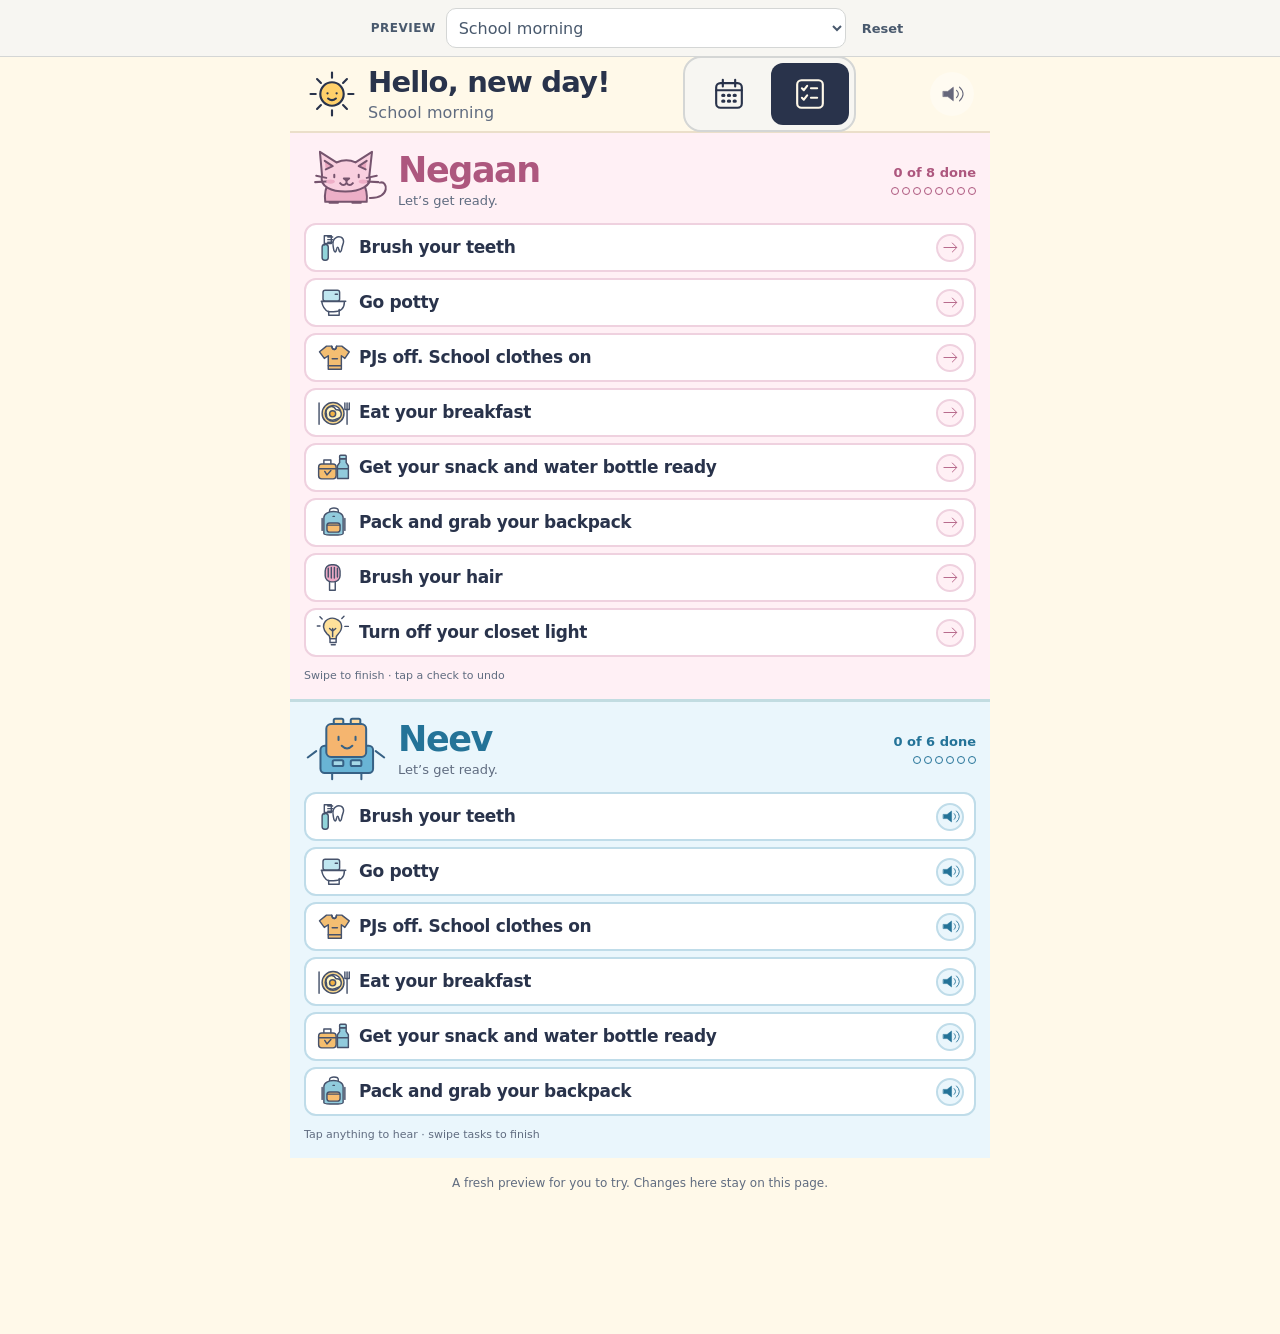
<file: index.html>
<!doctype html>
<html lang="en">
<head>
  <meta charset="utf-8">
  <meta name="viewport" content="width=device-width,initial-scale=1,viewport-fit=cover">
  <meta name="theme-color" content="#f5f4ed">
  <title>Little by little · Preview</title>
  <meta name="robots" content="noindex,nofollow">
  <meta name="referrer" content="no-referrer">
  <meta http-equiv="Content-Security-Policy" content="default-src 'none'; script-src 'self'; style-src 'self' 'unsafe-inline'; img-src 'self' data:; media-src 'self'; connect-src 'self'; object-src 'none'; base-uri 'none'; form-action 'none'">
  <link rel="icon" href="data:,">
  <link rel="stylesheet" href="./style.css">
  <link rel="stylesheet" href="./calendar.css">
  <link rel="stylesheet" href="./preview.css">
</head>
<body data-period="morning">
  <nav class="preview-tools" aria-label="Preview controls"><label for="preview-scenario">Preview</label><select id="preview-scenario" aria-label="Preview routine"></select><button id="preview-reset">Reset</button></nav>
  <header class="topbar">
    <div class="period-icon" id="period-icon" aria-hidden="true"></div>
    <div class="heading"><h1 id="greeting">Little by little</h1><p id="day-label">A little more independent, every day.</p></div>
    <nav class="mode-switch" aria-label="Choose a view"><button id="mode-calendar" aria-pressed="false">Calendar</button><button id="mode-todos" aria-pressed="true">To do’s</button></nav>
    <div class="clock" id="clock"></div>
    <button class="parent-button" id="parent-open">Parents</button>
    <div class="sound-control" id="sound-control">
      <button class="sound-button" id="volume-button" aria-label="Volume, 70%" aria-expanded="false" aria-controls="volume-panel"></button>
      <div class="volume-panel" id="volume-panel" role="group" aria-labelledby="volume-title" hidden>
        <div class="volume-heading"><label id="volume-title" for="volume-slider">Volume</label><output id="volume-value" for="volume-slider">70%</output></div>
        <input id="volume-slider" type="range" min="0" max="100" step="1" value="70" aria-valuetext="70 percent">
        <div class="volume-ends" aria-hidden="true"><span>0</span><span>100</span></div>
        <p id="volume-status" role="status"></p>
      </div>
    </div>
  </header>
  <main id="calendar-board" aria-label="Our calendars" hidden></main>
  <main id="board" aria-label="Our routines"></main>
  <section id="pause" hidden>
    <div class="pause-art" id="pause-art"></div>
    <p class="small-title">Little by little</p>
    <h2>All done for now.</h2>
    <p id="pause-copy">On the G49, the app menu opens now. Choose another routine above, or try this one again.</p>
    <button class="practice-button" id="practice-open" hidden>Try a practice routine</button>
    <button class="text-button" id="pause-exit" hidden>Back to Newspaper</button>
    <button class="practice-button" id="preview-again">Try again</button>
  </section>
  <p class="preview-note">A fresh preview for you to try. Changes here stay on this page.</p>
  <aside id="practice-bar" hidden><span>Practice · nothing here is saved</span><button id="practice-stop">Finish practice</button></aside>
  <div id="notice" role="status" aria-live="polite"></div>
  <div id="party" aria-hidden="true"><div class="party-label"><span id="party-kicker">Look at you go!</span><strong id="party-name"></strong><span>All done!</span></div></div>
  <canvas id="confetti" aria-hidden="true"></canvas>
  <dialog id="parent-dialog"><h2>Connect a parent phone</h2><p>Open <strong>routines.glide.day</strong> on your phone.</p><p>Enter this code:</p><strong id="parent-code"></strong><p id="parent-pair-status">Valid for five minutes. Each phone gets its own code.</p><button id="parent-new-code">New code</button><button id="parent-close">Done</button></dialog>
  <dialog id="practice-dialog"><h2>Let’s try it out</h2><p>Practice has its own fresh list.</p><div class="practice-kind"><button data-kind="school" aria-pressed="true">School day</button><button data-kind="dayoff" aria-pressed="false">Day off</button></div><div class="practice-choices"><button data-routine="morning">Morning</button><button data-routine="afternoon">Coming home</button><button data-routine="evening">Bedtime</button></div><button class="text-button" id="practice-cancel">Go back</button></dialog>
  <script type="module" src="./app.js"></script>
</body>
</html>
</file>
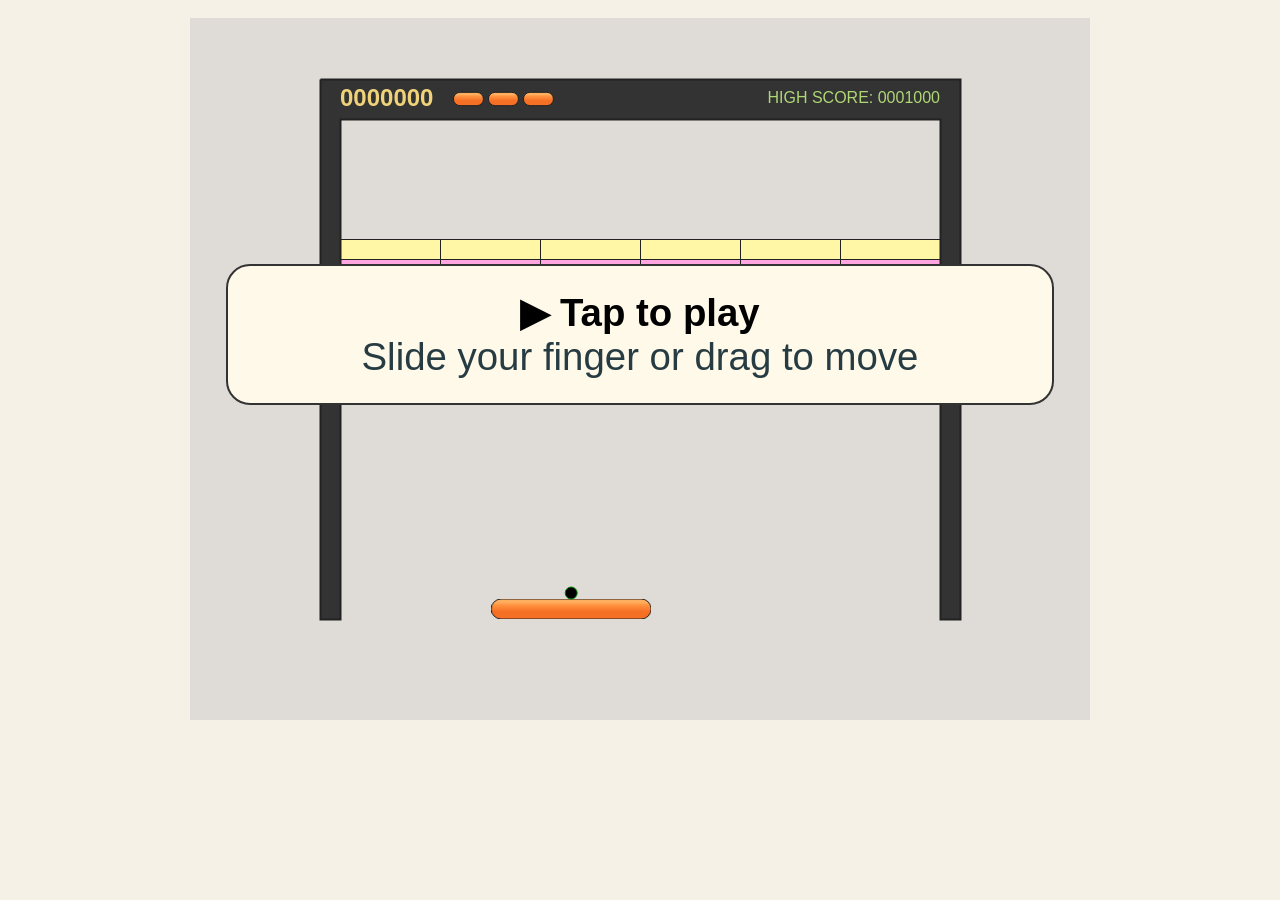
<file: games/brick-breaker/index.html>
<!DOCTYPE html> 
<html>
<head>
  <title>Javascript Breakout</title>
  <meta http-equiv="Content-Type" content="text/html; charset=utf-8"/>
  <meta name="viewport" content="width=device-width", initial-scale=1.0, user-scalable="no"/>
  <link href="breakout.css" media="screen, print" rel="stylesheet" type="text/css" /> 
</head> 
 
<body> 


  <div id="breakout">
    <canvas id="canvas">
      <div class='unsupported'>
        Sorry, this example cannot be run because your browser does not support the &lt;canvas&gt; element
      </div>
    </canvas>
    <div id="levels">
      <img id="next" class="disabled" src="images/up.png"   title="next level">
      <img id="prev" class="disabled" src="images/down.png" title="previous level">
      <span id="label">level:</span><span id="level"></span>
    </div>
    <div id="controls">
      <input id='sound' type='checkbox' />
      <label for='sound'>sound</label>
    </div>
    <div id="instructions" style='display:none;'>
      <div class='keyboard'>
        <b>▶ Tap to play</b><br>
        Slide your finger or drag to move<br>
        
      </div>
      <div class='touch'>
        <b>▶ Tap to play</b><br>
        <b>drag</b> paddle to move<br>
      </div>
    </div>
  </div>

  <script src="game.js"></script>
  <script src="breakout.js"></script>
  <script src="levels.js"></script>
  <script src="touch.js"></script>


</body> 
</html>
</file>
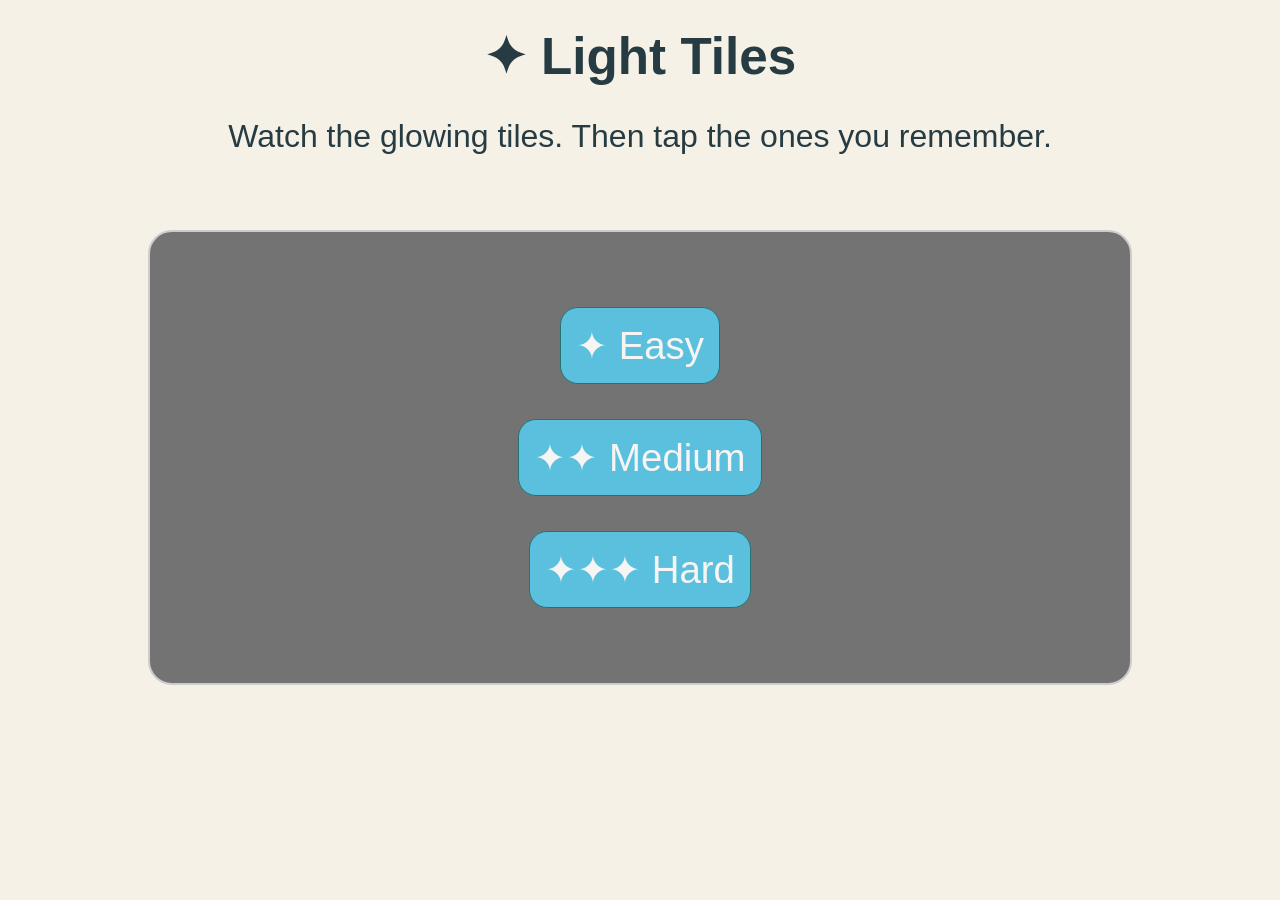
<file: games/light-tiles/index.html>
<!DOCTYPE html>
<html>

<head lang="en">
    <meta charset="UTF-8">

    <title>Light Tiles</title>

<meta property="og:image:width" content="534">
<meta property="og:url" content="https://mtrajk.github.io/memory-game/">
<meta property="og:type" content="website">
<meta name="twitter:image" content="https://mtrajk.github.io/memory-game/img/memory_game.png" />
<meta name="twitter:description" content="A simple responsive and mobile-friendly browser game made using plain JS and CSS" />
<meta name="twitter:title" content="Memory game" />

    <meta name="author" content="Meto Trajkovski">
    <meta name="description" content="A simple responsive and mobile-friendly browser game made using plain JS and CSS">
    <meta name="keywords" content="memory, game">
    <meta name="viewport" content="width=device-width, initial-scale=1">

<link rel="icon" type="image/png" sizes="16x16" href="img/icon16.png">
<link rel="stylesheet" type="text/css" href="css/styles.css">
</head>

<body><h1>✦ Light Tiles</h1><p class="hint">Watch the glowing tiles. Then tap the ones you remember.</p>

    <div class="container" id="menu">
        <button class="btn" id="easy">✦ Easy</button>
        <button class="btn" id="normal">✦✦ Medium</button>
        <button class="btn" id="hard">✦✦✦ Hard</button>
    </div>

    <div id="time">
        <div class="current">
            <span>Time: </span>
            <span id="time-current"></span>
        </div>
        <div class="best">
            <span>Best: </span>
            <span id="time-best"></span>
        </div>
    </div>

    <div class="container" id="game-container"> </div>

    <div id="end-buttons">
        <button class="btn" id="end-menu">Menu</button>
        <button class="btn" id="end-try">Try again</button>
    </div>

    <div id="modal-background">
        <div id="modal-container">
            <p id="modal-text"></p>
            <button class="btn" id="modal-button">✓ OK</button>
        </div>
    </div>

    <script src="js/game.js"></script>
    <script src="js/app.js"></script>

</body>

</html>
</file>
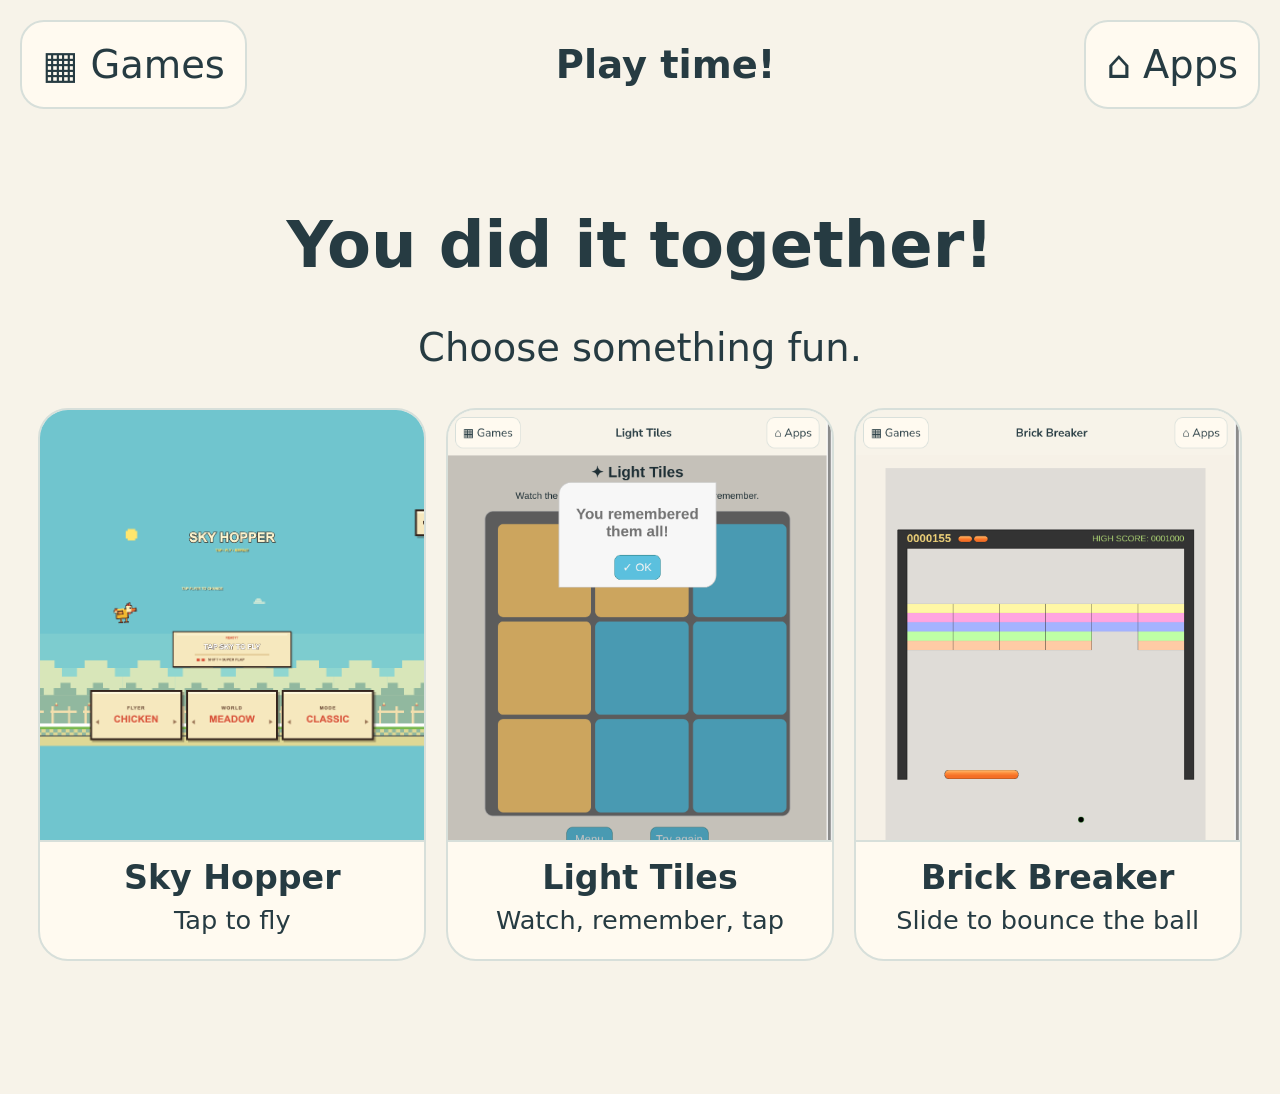
<file: game.html>
<!doctype html><html lang="en"><meta charset="utf-8"><meta name="viewport" content="width=device-width, initial-scale=1, viewport-fit=cover"><title>Play time</title><link rel="stylesheet" href="game.css"><body><header><button id="games-back" aria-label="Choose a game">▦ Games</button><strong id="game-name">Play time!</strong><button id="apps-back" aria-label="Open app menu">⌂ Apps</button></header><main id="game-choices"><h1>You did it together!</h1><p>Choose something fun.</p><div class="choices"><button data-game="sky-hopper"><img src="games/thumbnails/sky-hopper.png" alt="Sky Hopper game screen"><strong>Sky Hopper</strong><span>Tap to fly</span></button><button data-game="light-tiles"><img src="games/thumbnails/light-tiles.png" alt="Light Tiles game screen"><strong>Light Tiles</strong><span>Watch, remember, tap</span></button><button data-game="brick-breaker"><img src="games/thumbnails/brick-breaker.png" alt="Brick Breaker game screen"><strong>Brick Breaker</strong><span>Slide to bounce the ball</span></button></div></main><iframe id="game-frame" title="Game" sandbox="allow-scripts" hidden></iframe><p id="game-error" role="status"></p><script type="module" src="game-shell.js"></script></body></html>
</file>
<file: style.css>
*{box-sizing:border-box}html,body{margin:0;width:100%;height:100%;overflow:hidden}body{--ink:#29334b;--muted:#606c80;--base:#fff9e9;background:var(--base);color:var(--ink);font-family:"Trebuchet MS","DejaVu Sans",sans-serif;touch-action:none;user-select:none;-webkit-user-select:none}button{font:inherit;color:inherit;cursor:pointer;border:0;touch-action:none}button:focus-visible{outline:4px solid #ed8d35;outline-offset:3px}button svg{pointer-events:none}svg{display:block;width:100%;height:100%}.topbar{height:112px;display:flex;align-items:center;gap:18px;padding:15px 36px;border-bottom:2px solid #ebdfca}.period-icon{width:68px;height:68px;flex:none}.heading{min-width:0}.heading h1{margin:0;font-size:36px;letter-spacing:-1.2px;line-height:1.12;font-weight:800}.heading p{margin:5px 0 0;font-size:19px;color:var(--muted);letter-spacing:.1px}.clock{margin-left:auto;font-size:24px;white-space:nowrap;font-variant-numeric:tabular-nums}.sound-button{width:65px;height:65px;flex:none;padding:14px;border-radius:50%;background:#fff5;color:#66677b}.sound-button:active{background:#e6d9b9}.child{--accent:#ad577e;--wash:#fff0f5;--line:#efd1df;--soft:#f8d9e7;position:relative;height:calc((100dvh - 112px)/2);padding:14px 36px 18px;display:flex;flex-direction:column;background:var(--wash);isolation:isolate}.child.bricks{--accent:#247398;--wash:#eaf6fc;--line:#bfdce9;--soft:#cce9f6;border-top:3px solid #c2dce1}.child-head{display:flex;align-items:center;gap:20px;height:112px;flex:none}.mascot{width:126px;height:108px;flex:none}.name-block{flex:1;min-width:0}.name-block h2{font-size:52px;line-height:1.1;letter-spacing:-2px;margin:0;color:var(--accent);font-weight:800}.name-block p{font-size:21px;line-height:1.25;margin:7px 0 0;color:var(--muted)}.progress-wrap{width:168px;text-align:right;flex:none}.progress-text{font-size:22px;font-weight:bold;color:var(--accent);margin-bottom:10px;white-space:nowrap}.progress-dots{display:flex;gap:7px;justify-content:flex-end}.progress-dots i{display:block;width:14px;height:14px;border-radius:50%;border:2px solid var(--accent);background:transparent}.progress-dots i.filled{background:var(--accent)}.task-list{display:flex;flex-direction:column;gap:10px;min-height:0;flex:1;padding:7px 0 0}.task{position:relative;display:flex;align-items:center;gap:20px;width:100%;min-height:0;flex:1;border-radius:19px;background:#fff;border:2px solid var(--line);padding:8px 20px;text-align:left;overflow:hidden;color:var(--ink);contain:layout paint;isolation:isolate}.task:focus-visible{outline-offset:-5px}.task-fill{position:absolute;inset:0;z-index:-1;background:var(--soft);transform:scaleX(0);transform-origin:left}.task.dragging{border-color:var(--accent)}.task.dragging .task-fill{will-change:transform}.task-icon{width:66px;height:66px;flex:none;color:#46526b}.task-text{flex:1;font-size:31px;line-height:1.18;font-weight:700;letter-spacing:-.7px;min-width:0}.task-affordance{display:flex;align-items:center;justify-content:center;width:49px;height:49px;flex:none;border-radius:50%;border:2px solid var(--line);color:var(--accent);background:var(--wash)}.task-affordance svg{width:31px;height:31px}.task.ready .task-affordance{background:var(--accent);color:white;border-color:var(--accent)}.task.done{background:#eef0f1;border-color:#d3d6d9}.task.done .task-text{color:#5c646d;text-decoration:line-through;text-decoration-thickness:2px;text-decoration-color:#9ba2a7}.task.done .task-affordance{background:#d7dce0;color:#525e68;border-color:#b9c2c8}.task.done .task-icon{opacity:.67;color:#7b8590}.task.done .task-icon [fill]:not([fill="none"]){fill:#bdc3c8}.task.pending .task-affordance{opacity:.5}.child-foot{height:43px;display:flex;align-items:flex-end;justify-content:space-between;gap:10px;font-size:18px;line-height:1.2;color:var(--muted);flex:none}.child-foot strong{font-size:20px;color:var(--accent)}.child.finished .progress-text{color:var(--accent)}.child.finished .name-block p{color:var(--accent);font-weight:bold}.child.finished .task-list{opacity:.88}body{--controls:#f7f6f2;--control-fill:#fff;--control-line:#d4d6d5;--control-text:#49596d;color-scheme:light}
body[data-period="afternoon"]{--base:#e4d4b8;--ink:#453d33;--muted:#695f52;--controls:#ddcdb3;--control-fill:#f1e4ce;--control-line:#ae9677;--control-text:#514532}
body[data-period="afternoon"] .topbar{border-color:#c3aa85}
body[data-period="afternoon"] .child.cat{--accent:#874e61;--wash:#e9ccc3;--soft:#d7b4a9;--line:#c3a098}
body[data-period="afternoon"] .child.bricks{--accent:#406466;--wash:#ced7d0;--soft:#b5c6bc;--line:#a0b5aa;border-color:#a4b7ad}
body[data-period="afternoon"] .task{background:#f3e5d0}
body[data-period="afternoon"] .task.done{background:#d7d0c4;border-color:#b7ad9c}
body[data-period="afternoon"] .task.done .task-text{color:#625b50}
body[data-period="afternoon"] .task.done .task-affordance{background:#c6beb0;color:#595448;border-color:#a69a86}
body[data-period="afternoon"] .sound-button{background:#e8dcc5;color:#69573f}
body[data-period="evening"]{--base:#1d1612;--ink:#efd1a7;--muted:#c6ac8c;--controls:#251d17;--control-fill:#35271d;--control-line:#745a43;--control-text:#e8cba4;color-scheme:dark}
body[data-period="evening"] .topbar{border-color:#554232}
body[data-period="evening"] .child.cat{--accent:#dfa4bd;--wash:#30202b;--soft:#634052;--line:#a26b86;--card:#3c2934;--done:#2b232b;--done-line:#694d5e;--mascot-line:#9f6d86;--mascot-fill:#b97c9a}
body[data-period="evening"] .child.bricks{--accent:#8fc4d2;--wash:#172b31;--soft:#2e5964;--line:#4e8793;--card:#203a42;--done:#202e32;--done-line:#45656c;--mascot-line:#598894;--mascot-fill:#548997;border-color:#4e737d}
body[data-period="evening"] .task{background:var(--card)}
body[data-period="evening"] .task-icon{color:#d4b38e}
body[data-period="evening"] .task.ready .task-affordance{color:#2c211a}
body[data-period="evening"] .task.done{background:var(--done);border-color:var(--done-line)}
body[data-period="evening"] .task.done .task-text{color:#c5af93;text-decoration-color:#a18b71}
body[data-period="evening"] .task.done .task-affordance{background:var(--wash);color:var(--accent);border-color:var(--done-line)}
body[data-period="evening"] .task.done .task-icon{opacity:.6}
body[data-period="evening"] .sound-button{background:#3c2d22;color:#d9b589}
body[data-period="evening"] .sound-button:active{background:#503a28}
body[data-period="evening"] :is(.task-icon,.period-icon) [fill]:not([fill="none"]):not([fill="currentColor"]){fill:#bf9567}
body[data-period="evening"] :is(.task-icon,.period-icon) :is([fill="#fff"],[fill="#E8DCF2"],[fill="#FFE79E"],[fill="#FFE0A0"]){fill:#dcc098}
body[data-period="evening"] :is(.mascot,.pause-art) g{stroke:#98765e}
body[data-period="evening"] :is(.mascot,.pause-art) [fill]:not([fill="none"]){fill:#b4876c}
body[data-period="evening"] :is(.mascot,.pause-art) [fill="#F9CFDF"]{fill:#c39985}
body[data-period="evening"] .child .mascot g{stroke:var(--mascot-line)}
body[data-period="evening"] .child .mascot [fill]:not([fill="none"]){fill:var(--mascot-fill)}
body[data-period="evening"] .child.cat .mascot [fill="#F9CFDF"]{fill:#d5a0b7}
body[data-period="evening"] .child.bricks .mascot [fill="#A6D9E7"]{fill:#87b3bd}
body[data-period="evening"] .child.bricks .mascot [fill="#F5B56F"]{fill:#c2915e}
body[data-period="evening"] .child.bricks .mascot [fill="#FFD99D"]{fill:#dfb682}
#confetti{contain:strict;will-change:transform;position:fixed;inset:0;width:100%;height:100%;pointer-events:none;z-index:40}#party{position:fixed;inset:0;z-index:35;display:flex;align-items:center;justify-content:center;pointer-events:none;opacity:0;transition:opacity .2s}#party.visible{opacity:1}.party-label{display:flex;flex-direction:column;align-items:center;gap:10px;max-width:85%;padding:34px 55px 40px;border-radius:44% 44% 38% 38%/35% 40% 34% 35%;background:#fff2c3;color:#493e5b;border:5px solid #fff;font-size:34px;text-align:center;box-shadow:0 8px 0 #ead29c88}.party-label strong{font-size:65px;line-height:1.08;letter-spacing:-2px}.party-label span:first-child{font-size:22px}body[data-period="evening"] .party-label{background:#463025;color:#efc89c;border-color:#876143;box-shadow:none}#notice{position:fixed;left:50%;bottom:34px;transform:translateX(-50%);max-width:88%;width:max-content;padding:17px 25px;border-radius:18px;background:#26374a;color:#fff;font-size:21px;z-index:80;pointer-events:none;opacity:0;transition:opacity .15s}#notice.visible{opacity:1}#pause{height:calc(100dvh - 112px);display:flex;align-items:center;justify-content:center;flex-direction:column;text-align:center;padding:40px;gap:15px;background:radial-gradient(ellipse at center,#fff7ee 10%,#fae7f0 100%);color:#35455c}#pause[hidden],#board[hidden],[hidden]{display:none!important}.pause-art{width:330px;height:275px}.small-title{font-size:24px;font-weight:700;margin:20px 0 0;color:#995a7d}#pause h2{font-size:70px;letter-spacing:-3px;margin:0}#pause p:not(.small-title){font-size:27px;max-width:600px;line-height:1.5;margin:6px 0 28px}.practice-button{background:#3d6f8c;color:#fff;padding:22px 32px;border-radius:20px;font-size:27px;font-weight:bold}.text-button{background:transparent;padding:20px;font-size:24px;text-decoration:underline;text-underline-offset:5px}.practice-kind,.practice-choices{display:flex;gap:12px;justify-content:center;margin-top:22px}dialog{border:0;border-radius:28px;padding:40px;background:#fff7f3;color:#344357;max-width:90%;text-align:center}dialog::backdrop{background:#192b48aa}dialog h2{font-size:40px;margin:0 0 15px}dialog p{font-size:23px}dialog button{padding:20px;border-radius:14px;font-size:22px;background:#e2eef5}dialog .practice-kind button[aria-pressed=true]{background:#356f91;color:white}dialog button:disabled{opacity:.4}#practice-bar{position:fixed;bottom:0;left:0;right:0;z-index:30;height:42px;display:flex;align-items:center;justify-content:center;gap:25px;background:#46526a;color:white;font-size:17px}#practice-bar button{background:none;color:white;text-decoration:underline;padding:10px;font-size:17px}body.practice .child-foot{padding-bottom:4px}body.practice .child:last-child{padding-bottom:54px}body.practice .child:last-child .task-list{gap:9px}@media(max-width:700px){.topbar{height:84px;padding:10px 18px;gap:10px}.period-icon{width:48px;height:48px}.heading h1{font-size:25px}.heading p{font-size:12px}.clock{font-size:15px}.sound-button{width:43px;height:43px;padding:8px}.child{height:calc((100dvh - 84px)/2);padding:7px 16px 12px}.child-head{height:78px;gap:8px}.mascot{width:84px;height:76px}.name-block h2{font-size:34px}.name-block p{font-size:13px;margin-top:4px}.progress-wrap{width:94px}.progress-text{font-size:14px;margin-bottom:7px}.progress-dots{gap:3px}.progress-dots i{width:8px;height:8px;border-width:1px}.task-list{gap:5px;padding-top:3px}.task{gap:8px;padding:4px 10px;border-radius:12px}.task-icon{width:40px;height:40px}.task-text{font-size:18px;letter-spacing:-.4px}.task-affordance{width:28px;height:28px}.task-affordance svg{width:21px;height:21px}.child-foot{font-size:11px;height:26px}.child-foot strong{font-size:12px}.party-label{padding:24px 28px;font-size:24px}.party-label strong{font-size:42px}#pause{height:calc(100dvh - 84px);padding:24px}#pause h2{font-size:48px}#pause p:not(.small-title){font-size:21px}.practice-button{font-size:20px}.pause-art{width:220px;height:180px}dialog{padding:25px}dialog h2{font-size:28px}dialog p{font-size:17px}.practice-choices{flex-direction:column}#practice-bar{font-size:11px;gap:8px}#practice-bar button{font-size:12px}.clock{display:none}}
@media(prefers-reduced-motion:reduce){*{transition:none!important;animation:none!important}#confetti{display:none}}

body[data-period="afternoon"] #pause{background:#e4d4b8;color:#453d33}
body[data-period="afternoon"] #pause .small-title{color:#874e61}
body[data-period="evening"] #pause{background:#231b16;color:#efd1a7}
body[data-period="evening"] #pause .small-title{color:#c79e76}
body[data-period="evening"] .practice-button{background:#705035;color:#efd1a7}
body[data-period="evening"] #notice{background:#503b2b;color:#efd1a7}
body[data-period="evening"] dialog{background:#302319;color:#efd1a7}
body[data-period="evening"] dialog button{background:#503b2b;color:#efd1a7}
body[data-period="evening"] dialog .practice-kind button[aria-pressed=true]{background:#805a37;color:#ffe0b0}
body[data-period="evening"] #practice-bar{background:#392b21;color:#dabe98}
body[data-period="evening"] #practice-bar button{color:#dabe98}
@media(min-width:701px){.child.dense .task{padding:2px 14px;gap:14px}.child.dense .task-icon{width:46px;height:46px}.child.dense .task-text{font-size:24px;line-height:1.1;letter-spacing:-.3px}.child.dense .task-affordance{width:38px;height:38px}}
.sound-control{position:relative;flex:none}
.parent-button{font-size:16px;background:var(--control-fill);border:1px solid var(--control-line);border-radius:12px;min-height:48px;padding:10px;color:var(--control-text)}#parent-code{display:block;font-size:64px;letter-spacing:9px;font-variant-numeric:tabular-nums}
.volume-panel{position:absolute;z-index:90;right:0;top:calc(100% + 12px);width:350px;max-width:calc(100vw - 32px);padding:22px 26px 17px;border:1px solid var(--control-line);border-radius:24px;background:var(--control-fill);color:var(--control-text);box-shadow:0 10px 28px #0003;user-select:none}
.volume-heading{display:flex;justify-content:space-between;align-items:center;font-size:24px;font-weight:bold;line-height:1.3}
.volume-heading output{font-variant-numeric:tabular-nums;font-size:21px;font-weight:normal}
#volume-slider{--level:70%;display:block;appearance:none;-webkit-appearance:none;width:100%;height:64px;margin:8px 0 0;background:transparent;cursor:pointer;touch-action:none;color:var(--control-text)}
#volume-slider::-webkit-slider-runnable-track{height:12px;border-radius:20px;background:linear-gradient(to right,currentColor var(--level),var(--control-line) var(--level))}
#volume-slider::-moz-range-track{height:12px;border-radius:20px;background:linear-gradient(to right,currentColor var(--level),var(--control-line) var(--level))}
#volume-slider::-webkit-slider-thumb{appearance:none;-webkit-appearance:none;width:38px;height:38px;margin-top:-13px;border:2px solid var(--control-line);border-radius:50%;background:var(--control-fill);box-shadow:0 2px 5px #0004}
#volume-slider::-moz-range-thumb{width:34px;height:34px;border:2px solid var(--control-line);border-radius:50%;background:var(--control-fill);box-shadow:0 2px 5px #0004}
#volume-slider:focus-visible{outline:3px solid var(--control-text);outline-offset:3px;border-radius:14px}
.volume-ends{display:flex;justify-content:space-between;font-size:16px;opacity:.8}
#volume-status{font-size:17px;line-height:1.3;margin:12px 0 0}#volume-status:empty{display:none}
@media(max-width:700px){.volume-panel{width:290px;padding:18px 20px 14px;border-radius:20px}.volume-heading{font-size:19px}.volume-heading output{font-size:17px}#volume-slider{height:48px}.volume-ends{font-size:13px}#volume-status{font-size:14px}}

.task-text{overflow-wrap:anywhere}

/* A closing instruction is a send-off, never another checkbox. */
.closing-directive{display:flex;align-items:center;gap:14px;flex:none;margin-top:12px;padding:16px 20px;border:2px solid var(--accent);border-radius:20px;background:var(--soft);color:var(--accent);font-size:25px;line-height:1.3;font-weight:bold}
.closing-copy{flex:1;min-width:0}.closing-replay{width:52px;height:52px;flex:none;padding:12px;border-radius:50%;background:var(--wash);color:var(--accent)}
.party-label .party-closing{font-size:30px;line-height:1.3;max-width:560px;margin:8px 0 0;font-weight:bold;letter-spacing:-.4px}
@media(max-width:700px){.closing-directive{font-size:17px;margin-top:10px;padding:12px 14px;gap:10px}.closing-replay{width:44px;height:44px;padding:10px}.party-label .party-closing{font-size:21px;max-width:320px}}

#party.visible .party-label{pointer-events:auto}

.reward-menu{position:fixed;inset:8vh 4vw auto;z-index:35;max-height:86vh;overflow:auto;background:var(--surface,#fffaf0);color:var(--ink,#263b42);border:3px solid #d7dfda;border-radius:36px;padding:3vw;text-align:center;box-shadow:0 10px 60px #0003}.reward-menu h2{font-size:clamp(30px,5vw,64px);margin:0}.reward-menu p{font-size:clamp(20px,3vw,34px)}.reward-choices{display:grid;grid-template-columns:repeat(3,1fr);gap:16px;margin:24px 0}.reward-choices button{overflow:hidden;background:#fff8e9;border:2px solid #d7dfda;border-radius:24px;padding:10px;color:#263b42}.reward-choices img{display:block;width:100%;height:min(26vh,390px);object-fit:cover;object-position:top;border-radius:16px}.reward-choices strong,.reward-choices small{display:block;font-size:clamp(18px,2.8vw,34px);margin-top:12px}.reward-choices small{font-size:clamp(15px,2vw,26px)}.reward-back{font-size:24px;padding:16px;border-radius:18px}@media(max-width:600px){.reward-menu{inset:max(8px,env(safe-area-inset-top)) 12px max(8px,env(safe-area-inset-bottom));max-height:none;padding:18px}.reward-menu h2{font-size:30px}.reward-menu p{font-size:19px;margin:8px}.reward-choices{grid-template-columns:1fr;gap:8px;margin:12px 0}.reward-choices button{display:grid;grid-template-columns:108px 1fr;grid-template-rows:1fr 1fr;gap:0 14px;padding:8px;text-align:left}.reward-choices img{grid-row:1/3;width:108px;height:88px;margin:0;border-radius:13px}.reward-choices strong{align-self:end;font-size:18px;margin:0}.reward-choices small{align-self:start;font-size:14px;margin:4px 0 0}.reward-back{font-size:18px;padding:10px}}

.reward-reopen{position:fixed;right:24px;bottom:40px;z-index:34;border:2px solid #cad7ce;border-radius:20px;background:#fff8e9;color:#263b42;padding:18px 24px;font-size:clamp(22px,3vw,36px)}
</file>
<file: calendar.css>
.mode-switch{display:flex;flex:none;gap:3px;padding:5px;border:2px solid var(--control-line,#d5c8b8);border-radius:18px;background:var(--controls,#f3ead9);margin-left:auto}.mode-switch button{font-size:21px;font-weight:700;border-radius:12px;padding:12px 16px;background:transparent;color:var(--ink);white-space:nowrap}.mode-switch button[aria-pressed=true]{background:var(--ink);color:var(--base)}.topbar .heading h1{font-size:29px}.topbar .heading p{font-size:16px}.topbar .clock{margin-left:0;font-size:19px}.topbar{gap:13px;padding-left:25px;padding-right:25px}.topbar .period-icon{width:52px;height:52px}
#calendar-board{height:calc(100dvh - 112px)}.calendar-child{height:50%;display:flex;flex-direction:column;padding:14px 30px 16px;overflow:hidden}.calendar-head{display:flex;align-items:center;gap:18px;flex:none;height:86px}.calendar-head .mascot{width:94px;height:80px}.calendar-head h2{font-size:43px;letter-spacing:-1.4px;margin:0}.calendar-subtitle{color:var(--muted);font-size:18px;margin:3px 0 0}.calendar-today{margin-left:auto;min-height:52px;background:var(--soft);font-size:21px;font-weight:bold;padding:10px 22px;border-radius:17px;border:2px solid var(--line)}.calendar-controls{display:flex;justify-content:space-between;align-items:center;flex:none;gap:14px;padding:9px 0 14px}.calendar-zoom{display:flex;padding:4px;background:var(--soft);border-radius:16px;gap:4px}.calendar-zoom button{font-size:21px;background:transparent;padding:10px 24px;border-radius:12px;min-height:48px}.calendar-zoom button[aria-pressed=true]{background:var(--card,#fff);box-shadow:0 2px 0 var(--line);font-weight:bold}.calendar-paging{display:flex;gap:12px}.calendar-paging button{background:var(--card,#fff);border:2px solid var(--line);border-radius:16px;width:60px;height:54px;font-size:37px;line-height:1}.calendar-paging button:disabled{opacity:.3}.calendar-content{min-height:0;flex:1;overflow-y:auto;overscroll-behavior:contain;touch-action:pan-y;scrollbar-width:thin;scrollbar-color:var(--line) transparent;padding:5px 4px 15px;scroll-padding:10px}.calendar-content button{touch-action:pan-y}.calendar-content:focus-visible{outline:3px solid var(--accent);outline-offset:-3px}.calendar-status{flex:none;font-size:16px;line-height:1.4;min-height:25px;color:var(--muted);margin:8px 0 0}.calendar-day{display:grid;grid-template-columns:220px 1fr;gap:25px;align-items:start}.date-anchor{position:relative;display:flex;align-items:center;flex-direction:column;text-align:center;padding:20px 8px 24px;border:2px solid var(--line);border-radius:26px;background:var(--soft)}.date-anchor h3{font-size:27px;margin:12px 0 0}.date-relative{font-size:19px;color:var(--muted)}.date-number{font-size:112px;line-height:1.15;letter-spacing:-7px;font-variant-numeric:tabular-nums}.date-month{font-size:21px}.calendar-agenda h3,.calendar-ahead h3{font-size:24px;margin:0 0 12px}.calendar-event{width:100%;display:flex;align-items:center;text-align:left;gap:15px;border:2px solid var(--line);border-radius:20px;background:var(--card,#fff);padding:17px 18px;margin:0 0 11px;min-height:94px}.event-picture{font-size:37px;flex:none;width:48px;text-align:center}.event-words{display:flex;flex:1;min-width:0;flex-direction:column;gap:6px}.event-words strong{font-size:23px;line-height:1.25;overflow-wrap:anywhere}.event-time{font-size:18px;color:var(--muted)}.event-open{font-size:32px;color:var(--muted)}.calendar-empty{font-size:23px;line-height:1.5;color:var(--muted);padding:22px 12px;margin:0}.calendar-ahead{margin-top:22px}.calendar-ahead .calendar-event{min-height:78px;padding:13px 18px}.calendar-ahead .event-words strong{font-size:22px}.calendar-range{font-size:27px;margin:0 0 15px;line-height:1.2}.calendar-week{display:flex;flex-direction:column;gap:9px}.week-day{display:flex;align-items:center;gap:20px;min-height:70px;width:100%;padding:12px 17px;border:2px solid var(--line);border-radius:17px;background:var(--card,#fff);text-align:left}.week-date{display:flex;flex:none;flex-direction:column;gap:4px;width:195px}.week-date strong{font-size:23px}.week-date>span{font-size:16px;color:var(--muted)}.week-plans{font-size:21px;line-height:1.25;display:-webkit-box;-webkit-line-clamp:2;-webkit-box-orient:vertical;overflow:hidden;overflow-wrap:anywhere}.weekend{background:var(--soft)}.is-today{outline:3px solid #d78835;outline-offset:-3px}.calendar-month{display:grid;grid-template-columns:repeat(7,minmax(0,1fr));gap:7px}.month-weekday{text-align:center;font-size:19px;font-weight:bold;padding-bottom:6px}.month-day{height:86px;position:relative;display:flex;align-items:center;flex-direction:column;justify-content:flex-start;padding:7px 5px 4px;border:2px solid var(--line);border-radius:13px;background:var(--card,#fff);overflow:hidden}.month-day:disabled{opacity:.4}.month-number{font-size:25px;line-height:1}.month-pictures{font-size:20px;margin-top:3px}.month-event-title{font-size:12px;max-width:100%;white-space:nowrap;overflow:hidden;text-overflow:ellipsis}.month-count{position:absolute;right:4px;top:4px;font-size:12px;background:var(--soft);border-radius:5px;padding:1px 3px}.outside-month{background:var(--soft)}.outside-label{font-size:13px}.today-label{font-size:12px;color:var(--ink);font-weight:bold}.calendar-detail{text-align:center;max-width:750px;margin:0 auto}.detail-close{display:block;background:var(--soft);border-radius:12px;font-size:21px;padding:12px 18px;min-height:48px}.detail-picture{font-size:68px;margin:15px 0 5px}.detail-title{font-size:35px;line-height:1.2;margin:10px 0;overflow-wrap:anywhere}.detail-countdown{font-size:34px;font-weight:bold;margin:18px 0 10px;color:var(--ink)}.sleep-moons{font-size:33px;letter-spacing:3px;color:var(--accent);max-width:580px;margin:auto;line-height:1.25}.sleep-weeks{font-size:22px;color:var(--muted);margin:0 0 20px}.detail-date{font-size:25px;margin:18px 0 8px}.detail-time{font-size:22px;margin:8px 0}.detail-location,.detail-description{font-size:21px;line-height:1.45;overflow-wrap:anywhere;white-space:pre-wrap}.hear-day{font-size:19px;border-radius:14px;padding:13px 18px;min-height:48px;background:var(--ink);color:var(--base);margin-top:15px}.calendar-mode #board,.calendar-mode #pause,.calendar-mode #practice-bar{display:none!important}.calendar-mode #party,.calendar-mode #confetti{display:none}.calendar-mode .heading h1{font-size:29px}
@media(max-width:700px){.topbar{height:122px!important;display:grid;grid-template-columns:1fr auto auto;grid-template-rows:42px 52px;padding:8px 16px;gap:5px 9px}.topbar .period-icon,.topbar .clock{display:none}.topbar .heading{grid-column:1;grid-row:1}.topbar .heading h1,.calendar-mode .heading h1{font-size:22px}.topbar .heading p{font-size:11px}.topbar .sound-control{grid-column:3;grid-row:1}.topbar .parent-button{grid-column:2;grid-row:1;font-size:12px}.mode-switch{grid-column:1/4;grid-row:2;margin:0 auto;padding:3px;border-radius:15px}.mode-switch button{font-size:16px;min-height:42px;padding:7px 25px}.child{height:calc((100dvh - 122px)/2)}#calendar-board{height:auto;max-width:700px;margin:auto}.calendar-child{height:auto;min-height:560px;padding:12px 14px 15px}.calendar-head{height:72px;gap:10px}.calendar-head .mascot{width:72px;height:65px}.calendar-head h2{font-size:33px}.calendar-subtitle{font-size:12px}.calendar-today{min-height:44px;font-size:15px;padding:8px 15px}.calendar-controls{padding:5px 0 12px;gap:6px}.calendar-zoom{padding:3px;gap:1px}.calendar-zoom button{font-size:15px;padding:7px 15px;min-height:44px}.calendar-paging{gap:7px}.calendar-paging button{width:44px;height:46px;font-size:29px;border-radius:12px}.calendar-content{overflow:visible;flex:none;padding:4px 0 8px}.calendar-status{font-size:12px;min-height:18px}.calendar-day{grid-template-columns:1fr;gap:17px}.date-anchor{display:grid;grid-template-columns:85px 1fr;align-items:center;justify-items:start;text-align:left;padding:13px 18px;gap:2px 18px;border-radius:20px}.date-number{grid-column:1;grid-row:1/4;font-size:71px;letter-spacing:-3px}.date-relative{grid-column:2;font-size:14px}.date-anchor h3{grid-column:2;font-size:23px;margin:0}.date-month{grid-column:2;font-size:16px}.date-anchor .hear-day{grid-column:1/3;font-size:14px;justify-self:stretch;min-height:44px;margin-top:9px;padding:9px}.calendar-agenda h3,.calendar-ahead h3{font-size:20px;margin-bottom:10px}.calendar-event{min-height:76px;gap:10px;padding:13px 12px;border-radius:16px;margin-bottom:9px}.event-picture{font-size:28px;width:34px}.event-words strong,.calendar-ahead .event-words strong{font-size:18px}.event-time{font-size:13px;line-height:1.35}.event-open{font-size:25px}.calendar-empty{font-size:17px;padding:10px 2px}.calendar-ahead{margin-top:17px}.calendar-range{font-size:22px}.calendar-week{gap:7px}.week-day{gap:10px;min-height:72px;padding:11px}.week-date{width:114px;gap:5px}.week-date strong{font-size:17px}.week-date>span{font-size:11px}.week-plans{font-size:15px}.calendar-month{gap:4px}.month-weekday{font-size:12px;padding-bottom:5px}.month-day{height:70px;padding:7px 2px;border-radius:9px;border-width:1px}.month-number{font-size:20px}.month-pictures{font-size:15px;white-space:nowrap;max-width:100%;overflow:hidden}.month-event-title{display:none}.month-count{top:auto;bottom:2px;right:3px;font-size:10px;padding:0 2px}.today-label,.outside-label{font-size:10px}.detail-close{font-size:16px;min-height:44px;padding:10px 14px}.detail-picture{font-size:53px}.detail-title{font-size:28px}.detail-countdown{font-size:27px}.sleep-moons{font-size:25px;letter-spacing:2px}.sleep-weeks{font-size:17px}.detail-date{font-size:20px}.detail-time,.detail-location,.detail-description{font-size:17px}.hear-day{font-size:16px;min-height:44px}.calendar-detail{padding-bottom:15px}.calendar-mode{touch-action:pan-y!important}.calendar-mode #calendar-board{overflow:visible}}

body.calendar-mode{touch-action:pan-y}

.big-days{margin-top:22px}.big-days h3{font-size:24px;margin:0 0 12px}.big-day-grid{display:grid;grid-template-columns:repeat(2,minmax(0,1fr));gap:10px}.big-day{display:grid;grid-template-columns:44px 1fr;gap:4px 10px;text-align:left;padding:15px;border:2px solid var(--line);border-radius:18px;background:var(--soft);min-height:83px}.big-day>span:first-child{font-size:34px;grid-row:1/3;align-self:center}.big-day strong{font-size:22px;overflow-wrap:anywhere}.big-day>span:last-child{font-size:18px;color:var(--muted)}@media(max-width:700px){.big-days h3{font-size:20px}.big-day-grid{gap:8px}.big-day{grid-template-columns:1fr;padding:12px;gap:6px;min-height:125px}.big-day>span:first-child{font-size:29px;grid-row:auto}.big-day strong{font-size:16px}.big-day>span:last-child{font-size:13px}}

.calendar-status.needs-update{padding:8px 12px;border:2px solid currentColor;border-radius:12px;background:var(--panel-bg,transparent);font-weight:700;}

/* Recognizable pictures for pre-readers; calendar scale retains short learning labels. */
.control-glyph{display:block;width:38px;height:38px;flex:none}.control-glyph g{stroke-width:4.5}
.mode-switch button{display:flex;align-items:center;justify-content:center;min-width:78px;min-height:62px;padding:8px 20px}
.picture-control{display:inline-flex;align-items:center;justify-content:center;gap:9px}.picture-control .control-caption{line-height:1.1}
.calendar-zoom .picture-control{padding:8px 17px}.calendar-zoom .control-glyph{width:32px;height:32px}
.calendar-today.picture-control{display:flex}.calendar-today .control-glyph{width:29px;height:29px}
.hear-day.picture-control,.detail-close.picture-control{width:58px;min-height:54px;padding:9px}.hear-day .control-glyph,.detail-close .control-glyph{width:34px;height:34px}
@media(max-width:700px){.mode-switch button{min-width:98px;min-height:44px;padding:3px 24px}.mode-switch .control-glyph{width:36px;height:36px}.calendar-zoom .picture-control{flex-direction:column;gap:3px;min-width:53px;min-height:60px;padding:5px 9px}.calendar-zoom .control-glyph{width:29px;height:29px}.calendar-zoom .control-caption{font-size:12px}.calendar-today.picture-control{gap:5px;padding:7px 10px}.calendar-today .control-glyph{width:24px;height:24px}.hear-day.picture-control,.detail-close.picture-control{width:48px;min-height:46px;padding:7px}.date-anchor .hear-day.picture-control{justify-self:end;grid-column:2;grid-row:4}.hear-day .control-glyph,.detail-close .control-glyph{width:30px;height:30px}}
</file>
<file: preview.css>
/* Phone layout only. Child artwork, colors and interactions come from web/. */
:root{--safe-top:env(safe-area-inset-top,0px);--safe-bottom:env(safe-area-inset-bottom,0px);--safe-left:env(safe-area-inset-left,0px);--safe-right:env(safe-area-inset-right,0px);--viewport-height:100vh}
@supports(height:100svh){:root{--viewport-height:100svh}}
html{height:auto;min-height:100%;overflow-x:hidden;overflow-y:auto;scroll-padding-top:calc(52px + var(--safe-top))}
body{height:auto;min-height:var(--viewport-height);overflow:visible;touch-action:pan-y pinch-zoom;-webkit-text-size-adjust:100%;padding-left:var(--safe-left);padding-right:var(--safe-right);padding-bottom:max(14svh,var(--safe-bottom));}
button{touch-action:manipulation;-webkit-tap-highlight-color:transparent}
.preview-tools{position:sticky;top:0;z-index:50;display:flex;align-items:center;gap:10px;padding:calc(6px + var(--safe-top)) 14px 6px;background:var(--controls);color:var(--control-text);border-bottom:1px solid var(--control-line);font-size:12px}
.preview-tools label{font-weight:bold;letter-spacing:.5px;text-transform:uppercase}
.preview-tools select{flex:1;min-width:0;height:40px;border:1px solid var(--control-line);border-radius:10px;background:var(--control-fill);color:var(--control-text);font:inherit;font-size:16px;padding:0 8px}
.preview-tools button{background:transparent;color:var(--control-text);min-height:44px;min-width:44px;font-weight:bold;font-size:13px}
.topbar{height:76px;padding:10px 16px;gap:10px}
.sound-control{margin-left:auto}
.parent-button,#parent-dialog{display:none!important}
.period-icon{width:44px;height:44px}.heading h1{font-size:24px;letter-spacing:-.8px}.heading p{font-size:12px;margin-top:4px}.clock{display:none}.sound-button{width:44px;height:44px;margin-left:auto;padding:9px}
#board{max-width:700px;margin:0 auto}
.child{height:auto;min-height:calc((var(--viewport-height) - 132px)/2);padding:8px 14px 13px}
.child-head{height:78px;gap:9px}.mascot{width:85px;height:76px}.name-block h2{font-size:35px;letter-spacing:-1.4px}.name-block p{font-size:13px;margin-top:4px}.progress-wrap{width:88px}.progress-text{font-size:13px;margin-bottom:7px}.progress-dots{gap:3px}.progress-dots i{width:8px;height:8px;border-width:1px}
.task-list{gap:6px;padding-top:4px;flex:1}.task{min-height:48px;flex:1;gap:8px;border-radius:12px;padding:5px 10px;touch-action:pan-y}
.task-text{font-size:17px;line-height:1.2;letter-spacing:-.35px}.task-icon{width:35px;height:35px}.task-affordance{width:28px;height:28px}.task-affordance svg{width:21px;height:21px}
.child-foot{height:auto;min-height:29px;align-items:center;flex-wrap:wrap;padding-top:8px;gap:4px;font-size:11px}.child-foot strong{font-size:12px}
#confetti{height:100dvh}#notice{bottom:max(16svh,var(--safe-bottom));font-size:15px;padding:12px 16px;max-width:calc(100% - 30px)}
#party{bottom:14svh}.party-label{padding:24px 28px;font-size:24px}.party-label strong{font-size:42px}
#pause{height:auto;min-height:calc(var(--viewport-height) - 260px);padding:25px 20px;gap:10px}#pause h2{font-size:36px;letter-spacing:-1px}#pause .pause-art{width:170px;height:150px}#pause .small-title{font-size:18px}#pause p:not(.small-title){font-size:17px;margin-bottom:10px}
.preview-note{font-size:12px;text-align:center;line-height:1.5;color:var(--muted);padding:16px 22px;margin:0}
.reward-menu{top:calc(62px + var(--safe-top))}
.preview-tools select:focus-visible,.preview-tools button:focus-visible{outline:3px solid #ba702a;outline-offset:1px}
@media(min-width:701px){.topbar{max-width:700px;margin:auto}.preview-tools{justify-content:center}.preview-tools select{max-width:400px}}
@media(max-width:360px){.preview-tools{gap:6px;padding-left:10px;padding-right:10px}.preview-tools label{font-size:10px}.child{padding-left:10px;padding-right:10px}.mascot{width:65px}.name-block h2{font-size:31px}.task-text{font-size:16px}.heading h1{font-size:21px}}
@media(orientation:landscape) and (max-height:500px){.preview-tools{position:relative}.child{min-height:0}html{scroll-padding-top:0}}
</file>
<file: games/brick-breaker/breakout.css>
/*******************************/
/* global document body styles */
/*******************************/

body {
        font: 12pt Arial, Helvetica, sans-serif;
     padding: 0;
      margin: 0;
  background: url(images/paving.jpg);
}

/**************************/
/* unique id-based styles */
/**************************/

#breakout {
  position: relative;
}

#canvas {
  -webkit-transform: translateZ(0); /* force hardware acceleration in chrome */
}

#levels {
     position: absolute;
         left: 10px;
          top: 10px;
        color: #666;
  line-height: 20px;
}

#levels #next  { position: absolute;            }
#levels #prev  { position: absolute; top: 14px; }
#levels #label { padding-left: 20px; }
#levels #level { font-size: 14pt; padding-left: 5px; font-weight: bold; color: black; }

#levels img                 { cursor: pointer; }
#levels img.disabled        { opacity: 0.3; cursor: default; }
#levels img:active          { margin-top: 1px; margin-left: 1px; }
#levels img.disabled:active { margin-top: 0; margin-left: 0; }

#instructions {
  background: #DDD;
      border: 2px solid #333;
       color: #555;
     padding: 0.5em 1em;
 white-space: nowrap;
  text-align: center;
       width: 18em;
      margin: 0 auto;
    position: relative;
         top: -16em;
}
#instructions b { color: black; }

#instructions       .keyboard { display: block; }
#instructions       .touch    { display: none;  }
#instructions.touch .keyboard { display: none;  }
#instructions.touch .touch    { display: block; }

#controls {
  position: absolute;
    bottom: 0.5em;
      left: 0.5em;
}
#controls input,
#controls label { vertical-align: middle; }

/********************************/
/* re-usable class-based styles */
/********************************/

.unsupported {
            border: 1px solid yellow;
             color: black;
  background-color: #FFFFAD;
           padding: 2em;
            margin: 5em;
           display: inline-block;
}

/*****************************/
/* @media query based layout */
/*****************************/

@media screen and (min-width: 0px) {
  #breakout     { display: block; width: 640px; height: 480px; margin: 1em auto; border: 1px solid #AAA; }
  #canvas       { display: block; width: 640px; height: 480px; }
  #instructions { font-size: 8pt; }
}

@media screen and (min-width: 1200px) {
  #breakout     { width: 800px; height: 600px; }
  #canvas       { width: 800px; height: 600px; }
  #instructions { font-size: 10pt; }
}

@media screen and (min-width: 1600px) {
  #breakout     { width: 1024px; height: 768px; }
  #canvas       { width: 1024px; height: 768px; }
  #instructions { font-size: 11pt; }
}

body{background:#f6f1e7;overflow:hidden;touch-action:none}
#breakout{width:min(94vw,900px);height:min(78vh,1100px);margin:2vh auto;border:0}
#canvas{width:100%;height:100%}#controls,#levels{display:none}
#instructions{position:absolute;inset:35% 4% auto;width:auto;top:35%;font-size:clamp(20px,3vw,40px);border-radius:24px;background:#fff9e9;padding:24px;color:#263b42;cursor:pointer}
</file>
<file: games/light-tiles/css/styles.css>
* {
    font-family: 'Clear Sans', 'Helvetica Neue', Arial, sans-serif;
}

body {
    background-color: #f7f7f7;
}

.container {
    background-color: #737373;
    border: #cccccc solid 2px;
    border-radius: 35px 0;
}

.btn {
    display: block;
    color: rgb(246, 245, 244);
    background-color: #5bc0de;
    border: #267374 solid 1px;
    border-radius: 15px 0;
    font-style: oblique;
    font-family: Arial, sans-serif;
    cursor: pointer;
    outline: none;
    -webkit-tap-highlight-color: transparent;
}

.btn:hover {
    background-color: #56ccde;
}

#time {
    color: #737373;
    font-weight: bold;
}

.current, #end-menu {
    float: left;
}

.best, #end-try {
    float: right;
}

#game-container, #time, #end-buttons {
    display: none;
}


/* MODAL DIALOG */

#modal-background {
    display: none;
    top: 0;
    left: 0;
    position: fixed;
    width: 100%;
    height: 100%;
    background-color: rgba(0, 0, 0, 0.20);
    z-index: 10000;
}

#modal-container {
    background-color: #f7f7f7;
    border: #cccccc solid 2px;
    border-radius: 35px 0;
    text-align: center;
}

#modal-text {
    color: #737373;
    font-weight: bold;
}

#modal-button {
    margin-bottom: 0px !important;
}


/* FIELDS */

.field-easy, .field-normal, .field-hard {
    float: left;
    -webkit-tap-highlight-color: transparent;
}

.field {
    background-color: #5bc0de;
    border: #267374 solid 2px;
    border-radius: 15px 0;
    margin: 5%;
    width: 90%;
    height: 90%;
    cursor: not-allowed;
}

.allowed {
    cursor: pointer;
}

.allowed:hover {
    background-color: #56ccde;
}

.shine {
    background-color: #ffce75;
}


/* TRANSITIONS */

.field-easy .start  {
    -webkit-transition: all 1.3s ease-in-out;
    -moz-transition: all 1.3s ease-in-out;
    -o-transition: all 1.3s ease-in-out;
    -ms-transition: all 1.3s ease-in-out;
    transition: all 1.3s ease-in-out;
}

.field-normal .start {
    -webkit-transition: all 1.8s ease-in-out;
    -moz-transition: all 1.8s ease-in-out;
    -o-transition: all 1.8s ease-in-out;
    -ms-transition: all 1.8s ease-in-out;
    transition: all 1.8s ease-in-out;
}

.field-hard .start {
    -webkit-transition: all 2.3s ease-in-out;
    -moz-transition: all 2.3s ease-in-out;
    -o-transition: all 2.3s ease-in-out;
    -ms-transition: all 2.3s ease-in-out;
    transition: all 2.3s ease-in-out;
}

.allowed {
    -webkit-transition: none;
    -moz-transition: none;
    -o-transition: none;
    -ms-transition: none;
    transition: none;
}

.correct-transition {
    -webkit-transition: all 0.3s ease-in-out;
    -moz-transition: all 0.3s ease-in-out;
    -o-transition: all 0.3s ease-in-out;
    -ms-transition: all 0.3s ease-in-out;
    transition: all 0.3s ease-in-out;
    background-color: #ffce75;
}

.wrong-transition {
    -webkit-transition: all 1s ease-in-out;
    -moz-transition: all 1s ease-in-out;
    -o-transition: all 1s ease-in-out;
    -ms-transition: all 1s ease-in-out;
    transition: all 1s ease-in-out;
    background-color: #ff5c81;
}

.miss-transition {
    -webkit-transition: all 0.5s ease-in-out;
    -moz-transition: all 0.5s ease-in-out;
    -o-transition: all 0.5s ease-in-out;
    -ms-transition: all 0.5s ease-in-out;
    transition: all 0.5s ease-in-out;
    background-color: #ffffc2;
}


/* RESPONSIVENESS */

@media only screen and (max-width: 480px){
    .container {
        padding: 30px;
    }

    #game-container {
        height: 200px;
    }

    .btn {
        padding: 10px;
    }

    #time {
        height: 15px;
    }

    #modal-container {
        padding: 15px;
        margin-top: 100px;
    }

    .container, #end-buttons, #time, #modal-container {
        width: 200px;
        margin: 50px auto 0;
    }

    #game-container, #end-buttons, #time {
        margin-top: 25px;
    }

    #menu .btn, #modal-container .btn {
        margin: 15px auto;
    }

    .btn, #time, #modal-text {
        font-size: 15px;
    }

    .field-easy {
        width: 66.6px;
        height: 66.6px;
    }

    .field-normal {
        width: 50px;
        height: 50px;
    }

    .field-hard{
        width: 40px;
        height: 40px;
    }
}

@media only screen and (min-width: 481px) and (max-width: 630px){
    .container {
        padding: 30px;
    }

    #game-container {
        height: 300px;
    }

    .btn {
        padding: 10px;
    }

    #time {
        height: 18px;
    }

    #modal-container {
        padding: 15px;
        margin-top: 110px;
    }

    .container, #end-buttons, #time, #modal-container {
        width: 300px;
        margin: 50px auto 0;
    }

    #game-container, #end-buttons, #time {
        margin-top: 25px;
    }

    #menu .btn, #modal-container .btn {
        margin: 25px auto;
    }

    .btn, #time, #modal-text {
        font-size: 18px;
    }

    .field-easy {
        width: 100px;
        height: 100px;
    }

    .field-normal {
        width: 75px;
        height: 75px;
    }

    .field-hard {
        width: 60px;
        height: 60px;
    }
}

@media only screen and (min-width: 631px) and (max-width: 1500px) {
    .container {
        padding: 40px;
    }

    #game-container {
        height: 400px;
    }

    .btn {
        padding: 15px;
    }

    #time {
        height: 21px;
    }

    #modal-container {
        padding: 20px;
        margin-top: 125px;
    }

    .container, #end-buttons, #time, #modal-container {
        width: 400px;
        margin: 75px auto 0;
    }

    #game-container, #end-buttons, #time {
        margin-top: 30px;
    }

    #menu .btn, #modal-container .btn {
        margin: 35px auto;
    }

    .btn, #time, #modal-text {
        font-size: 21px;
    }

    .field-easy {
        width: 133.3px;
        height: 133.3px;
    }
    .field-normal {
        width: 100px;
        height: 100px;
    }

    .field-hard {
        width: 80px;
        height: 80px;
    }
}

@media only screen and (min-width: 1501px) {
    .container {
        padding: 50px;
    }

    #game-container {
        height: 500px;
    }

    .btn {
        padding: 15px;
    }

    #time {
        height: 24px;
    }

    #modal-container {
        padding: 25px;
        margin-top: 140px;
    }

    .container, #end-buttons, #time, #modal-container {
        width: 500px;
        margin: 100px auto 0;
    }

    #game-container, #end-buttons, #time {
        margin-top: 40px;
    }

    #menu .btn, #modal-container .btn {
        margin: 35px auto;
    }

    .btn, #time, #modal-text {
        font-size: 24px;
    }

    .field-easy {
        width: 166.6px;
        height: 166.6px;
    }
    .field-normal {
        width: 125px;
        height: 125px;
    }

    .field-hard {
        width: 100px;
        height: 100px;
    }
}
/* G49 adaptation: larger controls and no flashing or timer pressure. */
body{background:#f6f1e7;color:#263b42;font-family:system-ui,sans-serif;text-align:center;touch-action:manipulation}
h1{font-size:clamp(26px,4vw,56px);margin:.5em}.hint{font-size:clamp(17px,2.5vw,32px);padding:0 16px}
#time{display:none!important}.btn{font-size:clamp(22px,3vw,42px);min-height:64px;min-width:130px;touch-action:manipulation}
.container{max-width:900px;width:94vw}button.field{border:0;cursor:pointer;width:100%;height:100%}
#modal-text{font-size:clamp(26px,4vw,52px)}
@media(prefers-reduced-motion:reduce){*{transition:none!important;animation:none!important}}

#game-container{box-sizing:border-box;width:min(92vw,60vh,860px);height:min(92vw,60vh,860px);aspect-ratio:1;padding:16px;margin:20px auto}
#game-container>div{width:33.333%;height:33.333%;box-sizing:border-box;padding:6px;float:left}
#game-container:has(.field-normal)>div{width:25%;height:25%}#game-container:has(.field-hard)>div{width:20%;height:20%}
.field{border-radius:16px!important}.btn{border-radius:18px;font-style:normal}.container{border-radius:24px}
</file>
<file: game.css>
*{box-sizing:border-box}body{margin:0;background:#f7f3e9;color:#263b42;font-family:system-ui,sans-serif}header{display:flex;align-items:center;justify-content:space-between;gap:16px;padding:20px;padding-top:max(20px,env(safe-area-inset-top))}button{cursor:pointer;border:2px solid #d7dfda;border-radius:24px;padding:20px;background:#fffaf0;color:inherit;font:inherit;touch-action:manipulation}header button{font-size:clamp(20px,3vw,40px)}header strong{font-size:clamp(22px,3vw,42px)}main{text-align:center;padding:4vh 3vw}h1{font-size:clamp(32px,5vw,70px)}p{font-size:clamp(20px,3vw,40px)}.choices{display:grid;grid-template-columns:repeat(3,1fr);gap:20px}.choices button{overflow:hidden;padding:0 0 24px;border-radius:30px}.choices img{display:block;width:100%;height:min(48vh,620px);object-fit:cover;object-position:center top;border-bottom:2px solid #d7dfda;background:#dfe9e8}.choices strong,.choices span{display:block;font-size:clamp(18px,2.6vw,36px);margin:16px 12px 0}.choices span{font-size:clamp(15px,2vw,28px);margin-top:8px}iframe{border:0;width:100%;height:calc(100dvh - 130px)}[hidden]{display:none!important}#game-error{padding:10px;color:#963e38}@media(max-width:600px){header{padding:12px;gap:8px}header button{padding:12px}.choices{grid-template-columns:1fr;gap:12px}.choices button{display:grid;grid-template-columns:120px 1fr;padding:0;text-align:left;align-items:center}.choices img{grid-row:1/3;width:120px;height:108px;border:0;border-right:2px solid #d7dfda}.choices strong,.choices span{margin:0 12px}.choices strong{align-self:end}.choices span{align-self:start}iframe{height:calc(100dvh - 90px)}}
</file>
